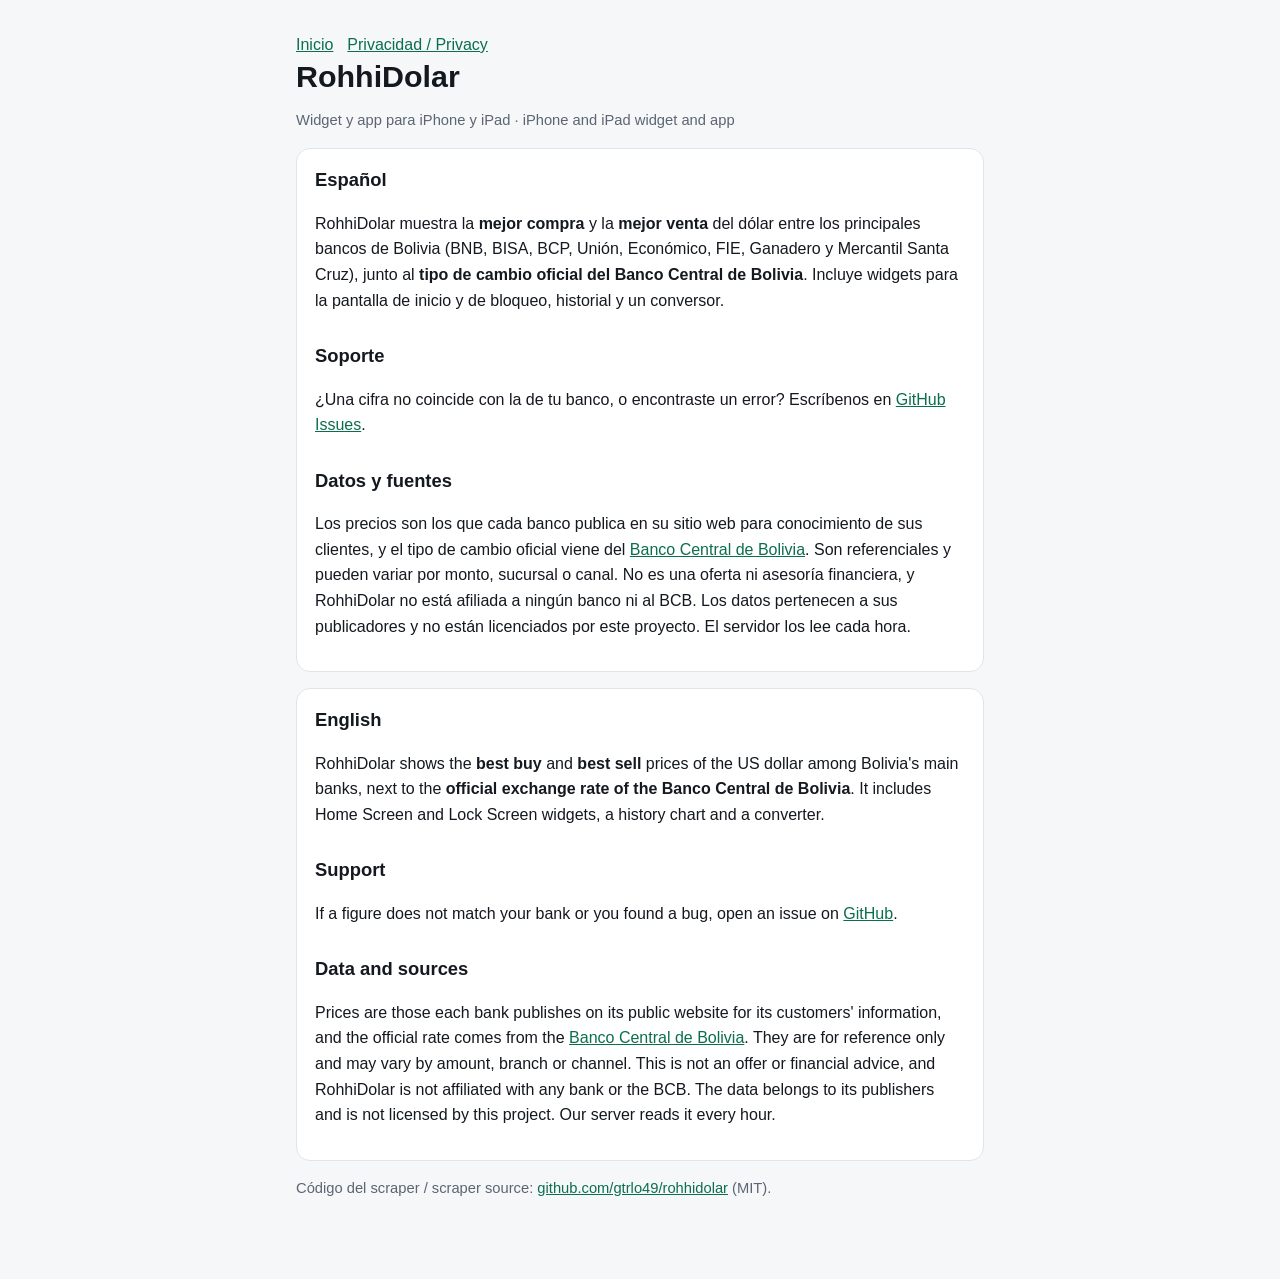
<file: pages/index.html>
<!doctype html>
<html lang="es">
<head>
  <meta charset="utf-8">
  <meta name="viewport" content="width=device-width, initial-scale=1">
  <title>RohhiDolar</title>
  <meta name="description" content="Mejor compra y mejor venta del dólar en Bolivia, junto al tipo de cambio oficial del BCB.">
  <link rel="stylesheet" href="style.css">
</head>
<body>
<main>
  <nav><a href="./">Inicio</a><a href="privacy.html">Privacidad / Privacy</a></nav>

  <h1>RohhiDolar</h1>
  <p class="muted">Widget y app para iPhone y iPad · iPhone and iPad widget and app</p>

  <div class="card">
    <h2 style="margin-top:0">Español</h2>
    <p>RohhiDolar muestra la <strong>mejor compra</strong> y la <strong>mejor venta</strong> del dólar entre los principales bancos de Bolivia (BNB, BISA, BCP, Unión, Económico, FIE, Ganadero y Mercantil Santa Cruz), junto al <strong>tipo de cambio oficial del Banco Central de Bolivia</strong>. Incluye widgets para la pantalla de inicio y de bloqueo, historial y un conversor.</p>
    <h2>Soporte</h2>
    <p>¿Una cifra no coincide con la de tu banco, o encontraste un error? Escríbenos en <a href="https://github.com/gtrlo49/rohhidolar/issues">GitHub Issues</a>.</p>
    <h2>Datos y fuentes</h2>
    <p>Los precios son los que cada banco publica en su sitio web para conocimiento de sus clientes, y el tipo de cambio oficial viene del <a href="https://www.bcb.gob.bo">Banco Central de Bolivia</a>. Son referenciales y pueden variar por monto, sucursal o canal. No es una oferta ni asesoría financiera, y RohhiDolar no está afiliada a ningún banco ni al BCB. Los datos pertenecen a sus publicadores y no están licenciados por este proyecto. El servidor los lee cada hora.</p>
  </div>

  <div class="card">
    <h2 style="margin-top:0">English</h2>
    <p>RohhiDolar shows the <strong>best buy</strong> and <strong>best sell</strong> prices of the US dollar among Bolivia's main banks, next to the <strong>official exchange rate of the Banco Central de Bolivia</strong>. It includes Home Screen and Lock Screen widgets, a history chart and a converter.</p>
    <h2>Support</h2>
    <p>If a figure does not match your bank or you found a bug, open an issue on <a href="https://github.com/gtrlo49/rohhidolar/issues">GitHub</a>.</p>
    <h2>Data and sources</h2>
    <p>Prices are those each bank publishes on its public website for its customers' information, and the official rate comes from the <a href="https://www.bcb.gob.bo">Banco Central de Bolivia</a>. They are for reference only and may vary by amount, branch or channel. This is not an offer or financial advice, and RohhiDolar is not affiliated with any bank or the BCB. The data belongs to its publishers and is not licensed by this project. Our server reads it every hour.</p>
  </div>

  <p class="muted">Código del scraper / scraper source: <a href="https://github.com/gtrlo49/rohhidolar">github.com/gtrlo49/rohhidolar</a> (MIT).</p>
</main>
</body>
</html>
</file>
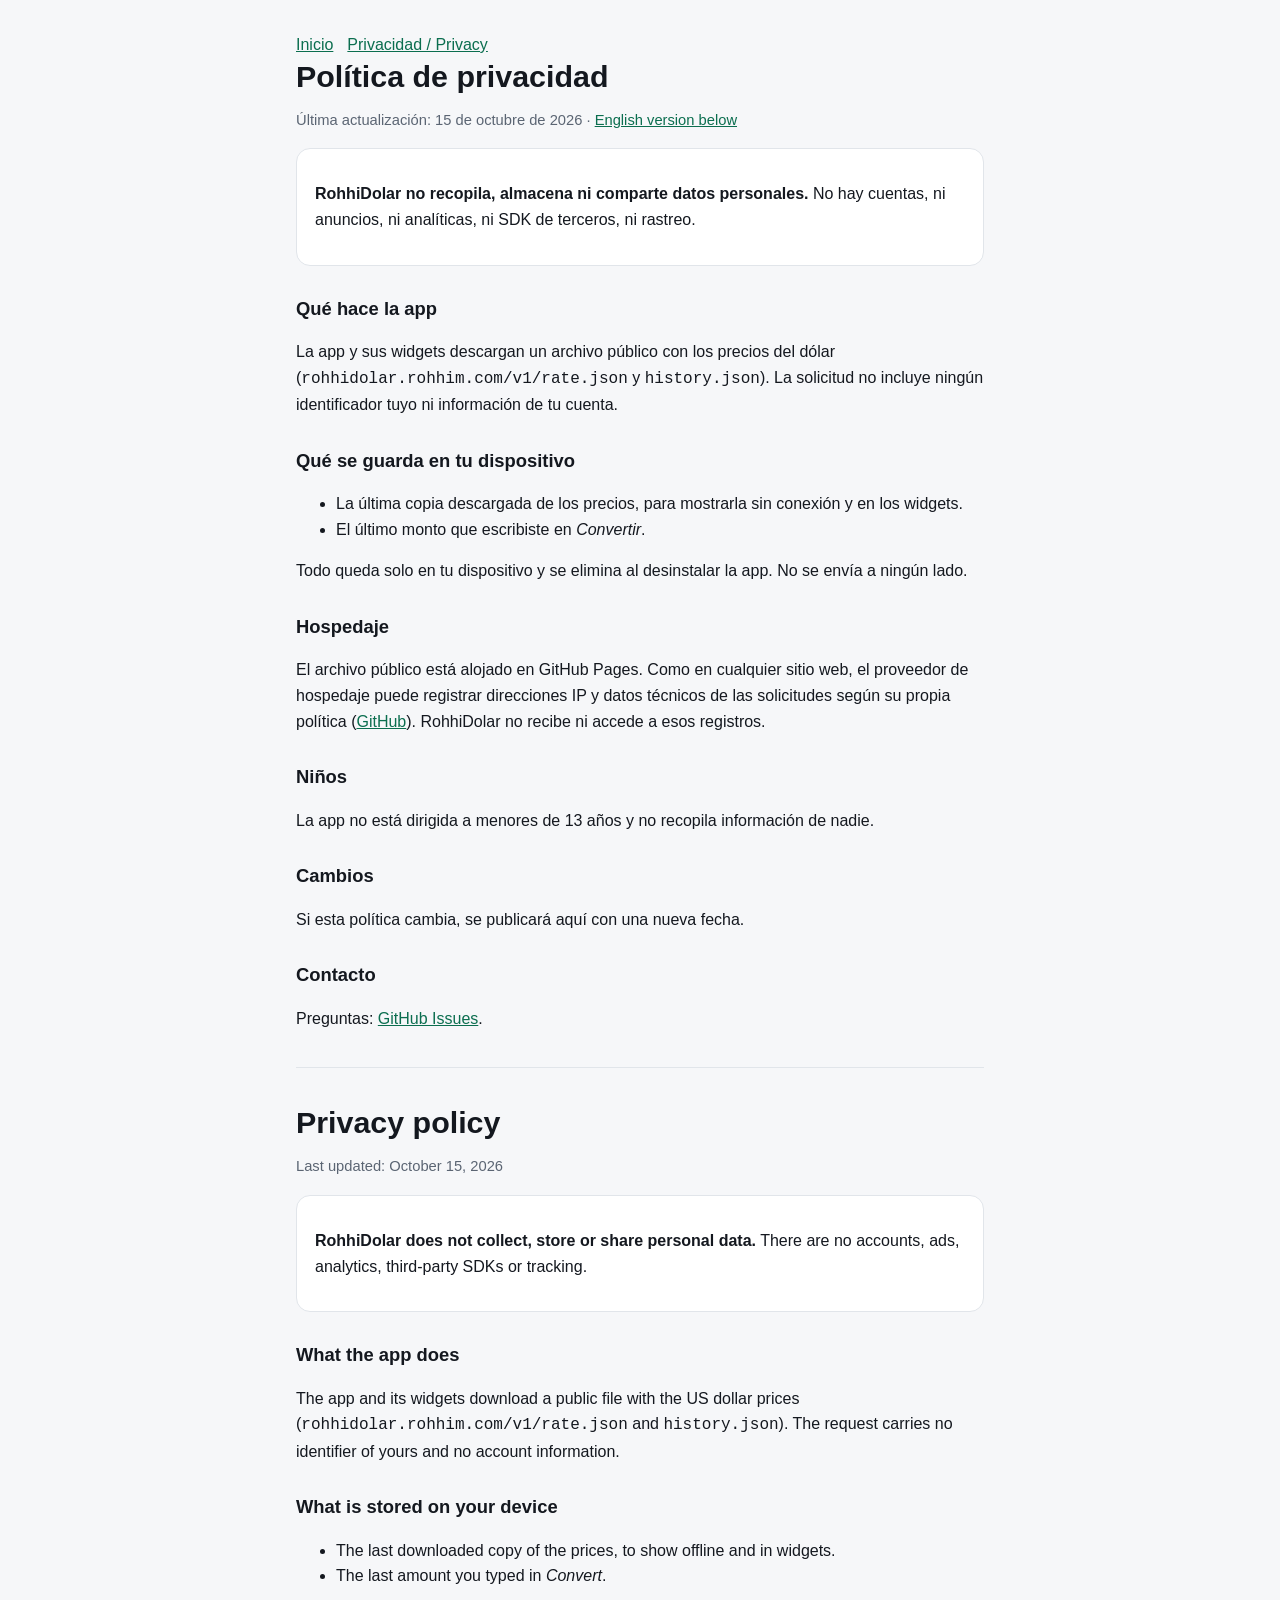
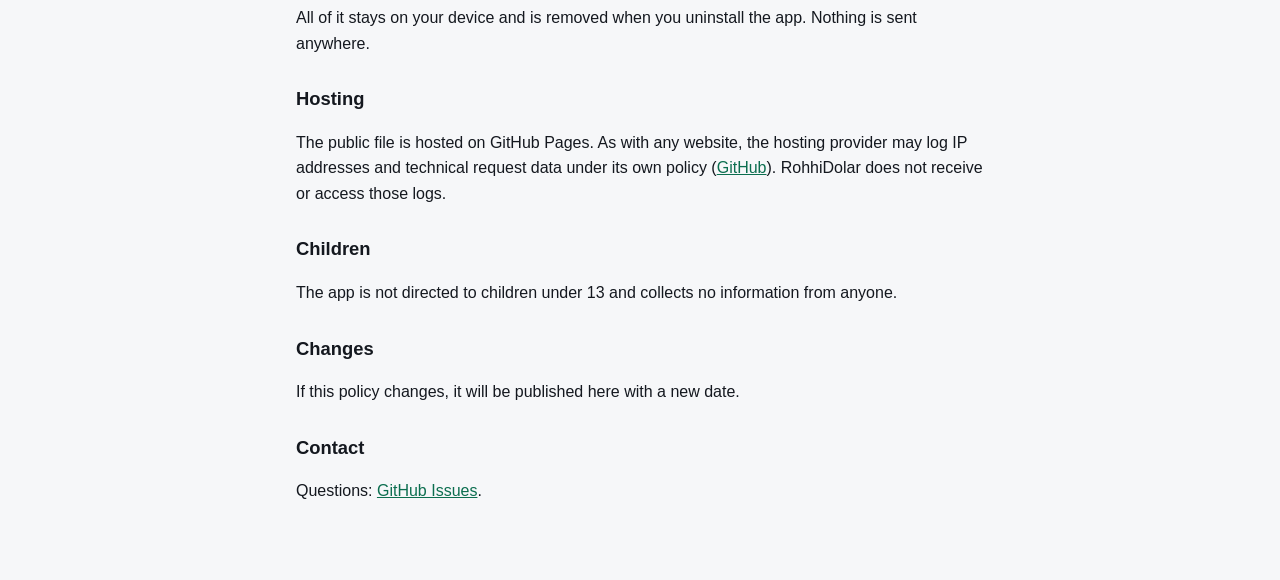
<file: pages/privacy.html>
<!doctype html>
<html lang="es">
<head>
  <meta charset="utf-8">
  <meta name="viewport" content="width=device-width, initial-scale=1">
  <title>Privacidad · RohhiDolar</title>
  <meta name="description" content="Política de privacidad de RohhiDolar: no recopila datos.">
  <link rel="stylesheet" href="style.css">
</head>
<body>
<main>
  <nav><a href="./">Inicio</a><a href="privacy.html">Privacidad / Privacy</a></nav>

  <h1>Política de privacidad</h1>
  <p class="muted">Última actualización: 15 de octubre de 2026 · <a href="#en">English version below</a></p>

  <div class="card">
    <p><strong>RohhiDolar no recopila, almacena ni comparte datos personales.</strong> No hay cuentas, ni anuncios, ni analíticas, ni SDK de terceros, ni rastreo.</p>
  </div>

  <h2>Qué hace la app</h2>
  <p>La app y sus widgets descargan un archivo público con los precios del dólar (<code>rohhidolar.rohhim.com/v1/rate.json</code> y <code>history.json</code>). La solicitud no incluye ningún identificador tuyo ni información de tu cuenta.</p>

  <h2>Qué se guarda en tu dispositivo</h2>
  <ul>
    <li>La última copia descargada de los precios, para mostrarla sin conexión y en los widgets.</li>
    <li>El último monto que escribiste en <em>Convertir</em>.</li>
  </ul>
  <p>Todo queda solo en tu dispositivo y se elimina al desinstalar la app. No se envía a ningún lado.</p>

  <h2>Hospedaje</h2>
  <p>El archivo público está alojado en GitHub Pages. Como en cualquier sitio web, el proveedor de hospedaje puede registrar direcciones IP y datos técnicos de las solicitudes según su propia política (<a href="https://docs.github.com/site-policy/privacy-policies/github-general-privacy-statement">GitHub</a>). RohhiDolar no recibe ni accede a esos registros.</p>

  <h2>Niños</h2>
  <p>La app no está dirigida a menores de 13 años y no recopila información de nadie.</p>

  <h2>Cambios</h2>
  <p>Si esta política cambia, se publicará aquí con una nueva fecha.</p>

  <h2>Contacto</h2>
  <p>Preguntas: <a href="https://github.com/gtrlo49/rohhidolar/issues">GitHub Issues</a>.</p>

  <hr id="en">

  <h1>Privacy policy</h1>
  <p class="muted">Last updated: October 15, 2026</p>

  <div class="card">
    <p><strong>RohhiDolar does not collect, store or share personal data.</strong> There are no accounts, ads, analytics, third-party SDKs or tracking.</p>
  </div>

  <h2>What the app does</h2>
  <p>The app and its widgets download a public file with the US dollar prices (<code>rohhidolar.rohhim.com/v1/rate.json</code> and <code>history.json</code>). The request carries no identifier of yours and no account information.</p>

  <h2>What is stored on your device</h2>
  <ul>
    <li>The last downloaded copy of the prices, to show offline and in widgets.</li>
    <li>The last amount you typed in <em>Convert</em>.</li>
  </ul>
  <p>All of it stays on your device and is removed when you uninstall the app. Nothing is sent anywhere.</p>

  <h2>Hosting</h2>
  <p>The public file is hosted on GitHub Pages. As with any website, the hosting provider may log IP addresses and technical request data under its own policy (<a href="https://docs.github.com/site-policy/privacy-policies/github-general-privacy-statement">GitHub</a>). RohhiDolar does not receive or access those logs.</p>

  <h2>Children</h2>
  <p>The app is not directed to children under 13 and collects no information from anyone.</p>

  <h2>Changes</h2>
  <p>If this policy changes, it will be published here with a new date.</p>

  <h2>Contact</h2>
  <p>Questions: <a href="https://github.com/gtrlo49/rohhidolar/issues">GitHub Issues</a>.</p>
</main>
</body>
</html>
</file>
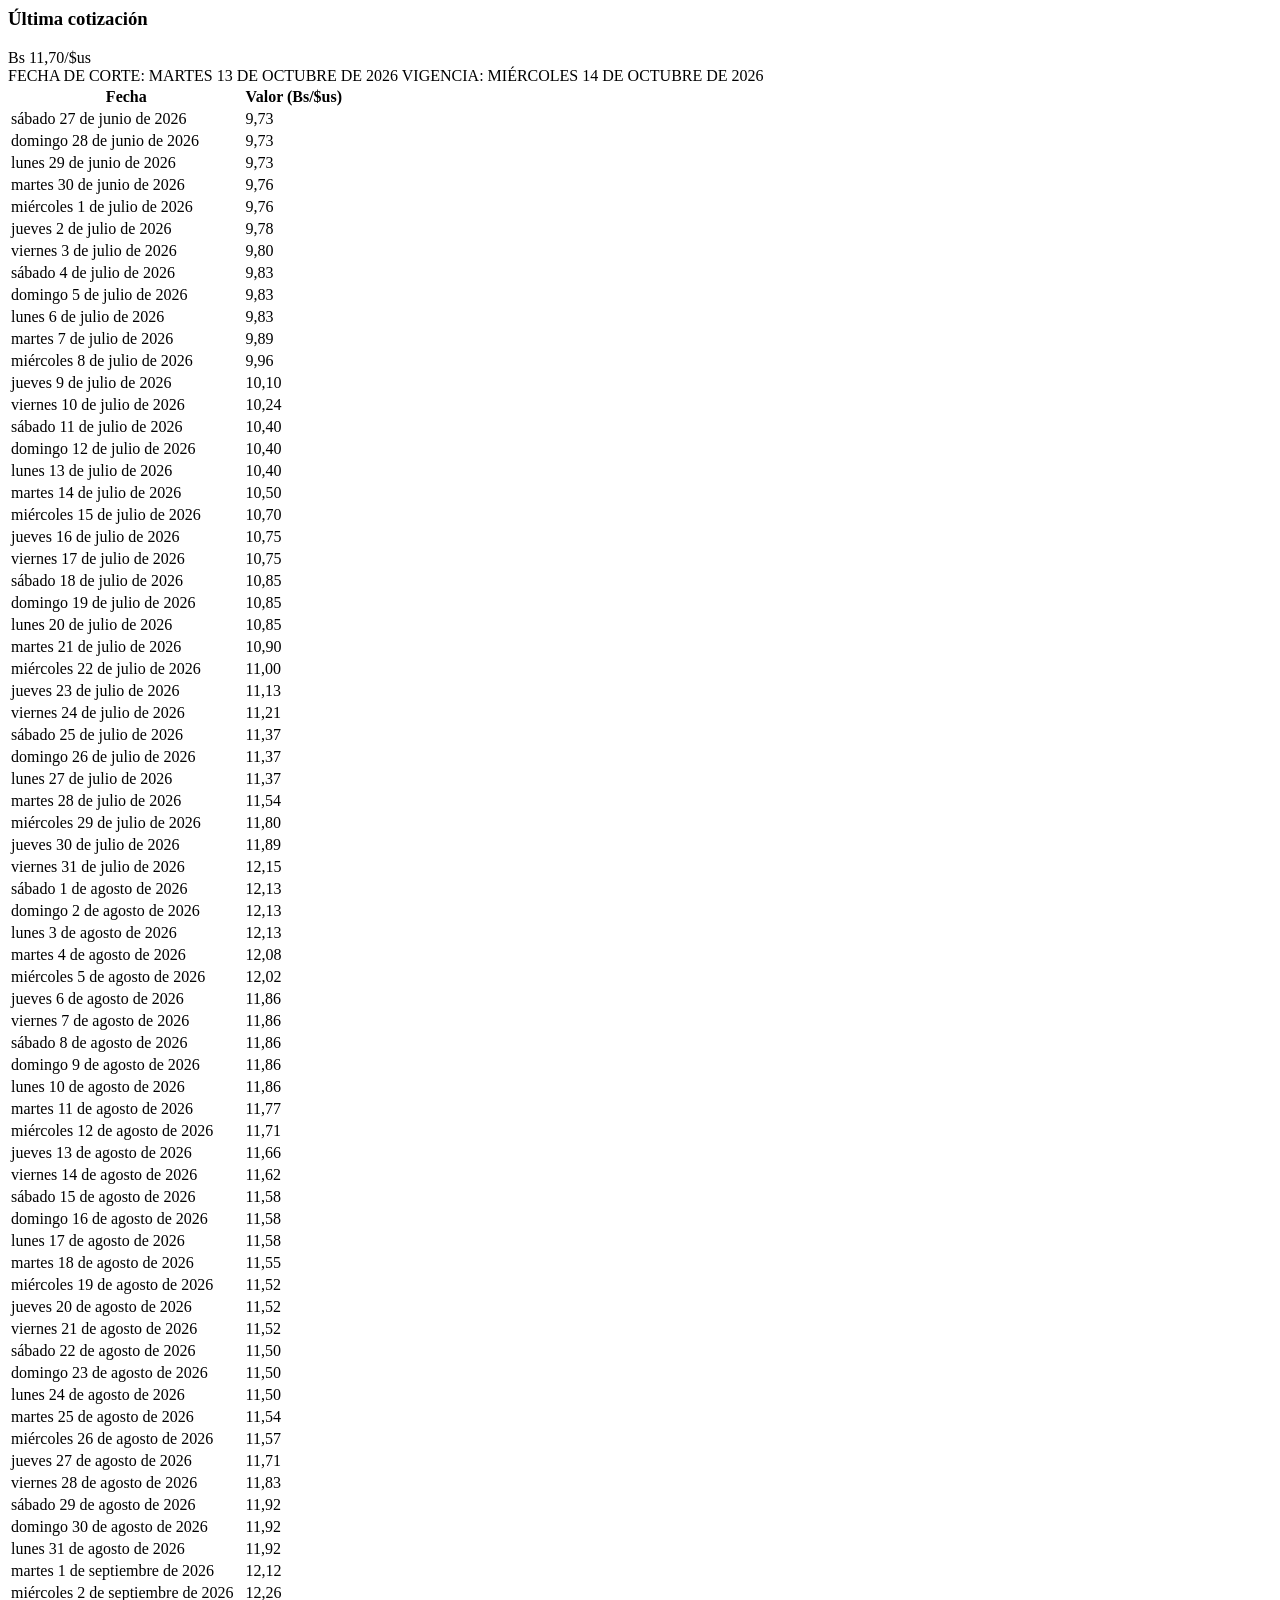
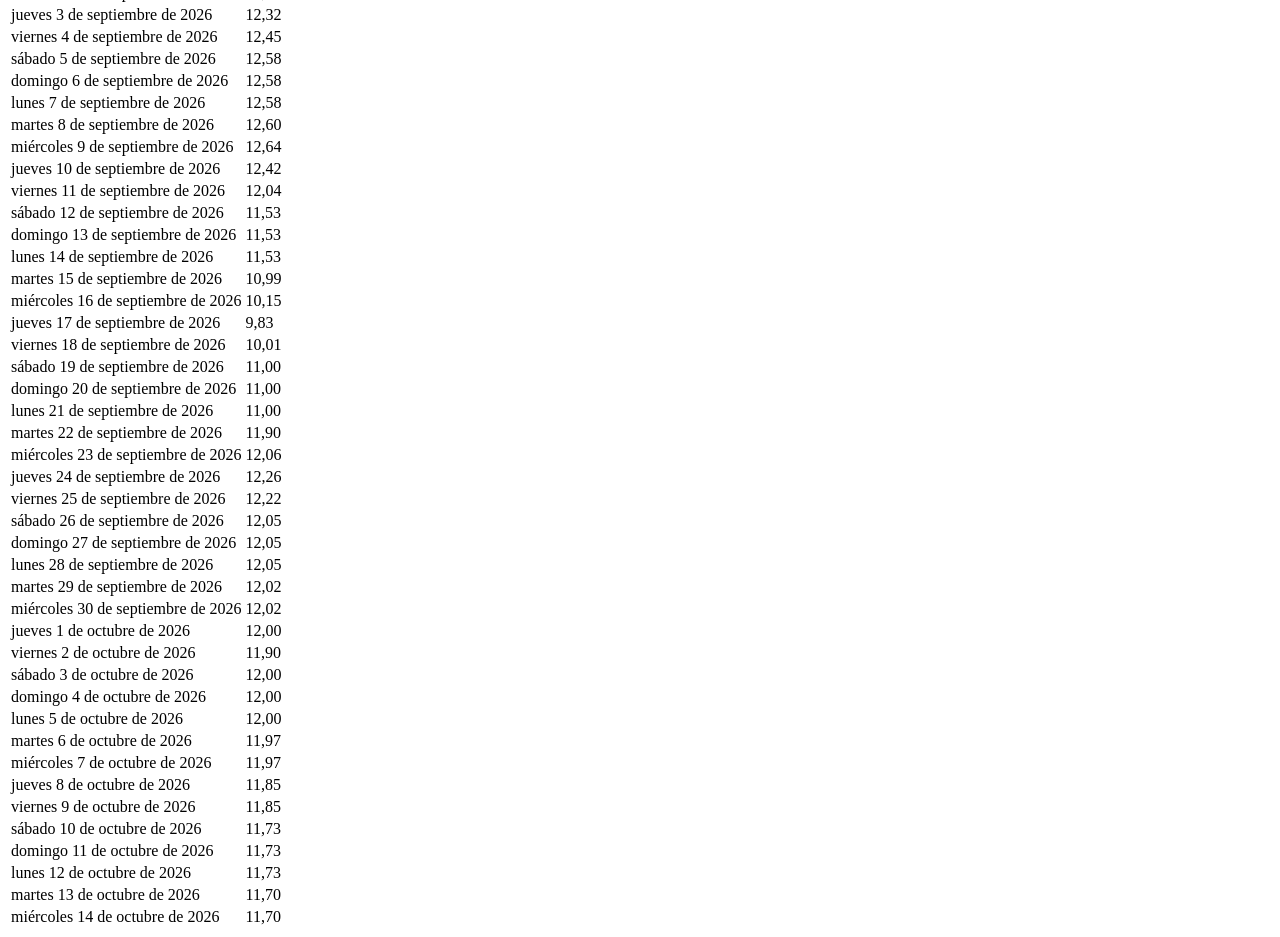
<file: scraper/tests/fixtures/bcb_2026-10-14.html>
<!-- Trimmed fixture: fragment of bcb.gob.bo/bcb_tco_publico_ultima_cotizacion.php saved on 2026-10-14. Third-party material; see ../README.md -->
<html><body>
<div class="tco-public-summary">
          <h3>Última cotización</h3>
          <div class="tco-public-value">Bs 11,70/$us</div>
          <span class="tco-public-date">FECHA DE CORTE: MARTES 13 DE OCTUBRE DE 2026</span>
          <span class="tco-public-vigencia">VIGENCIA: MIÉRCOLES 14 DE OCTUBRE DE 2026</span>
        </div>
<table class="tco-daily-table">
          <thead>
            <tr>
              <th>Fecha</th>
              <th>Valor (Bs/$us)</th>
            </tr>
          </thead>
          <tbody>
                          <tr><td>sábado 27 de junio de 2026</td><td>9,73</td></tr>
                          <tr><td>domingo 28 de junio de 2026</td><td>9,73</td></tr>
                          <tr><td>lunes 29 de junio de 2026</td><td>9,73</td></tr>
                          <tr><td>martes 30 de junio de 2026</td><td>9,76</td></tr>
                          <tr><td>miércoles 1 de julio de 2026</td><td>9,76</td></tr>
                          <tr><td>jueves 2 de julio de 2026</td><td>9,78</td></tr>
                          <tr><td>viernes 3 de julio de 2026</td><td>9,80</td></tr>
                          <tr><td>sábado 4 de julio de 2026</td><td>9,83</td></tr>
                          <tr><td>domingo 5 de julio de 2026</td><td>9,83</td></tr>
                          <tr><td>lunes 6 de julio de 2026</td><td>9,83</td></tr>
                          <tr><td>martes 7 de julio de 2026</td><td>9,89</td></tr>
                          <tr><td>miércoles 8 de julio de 2026</td><td>9,96</td></tr>
                          <tr><td>jueves 9 de julio de 2026</td><td>10,10</td></tr>
                          <tr><td>viernes 10 de julio de 2026</td><td>10,24</td></tr>
                          <tr><td>sábado 11 de julio de 2026</td><td>10,40</td></tr>
                          <tr><td>domingo 12 de julio de 2026</td><td>10,40</td></tr>
                          <tr><td>lunes 13 de julio de 2026</td><td>10,40</td></tr>
                          <tr><td>martes 14 de julio de 2026</td><td>10,50</td></tr>
                          <tr><td>miércoles 15 de julio de 2026</td><td>10,70</td></tr>
                          <tr><td>jueves 16 de julio de 2026</td><td>10,75</td></tr>
                          <tr><td>viernes 17 de julio de 2026</td><td>10,75</td></tr>
                          <tr><td>sábado 18 de julio de 2026</td><td>10,85</td></tr>
                          <tr><td>domingo 19 de julio de 2026</td><td>10,85</td></tr>
                          <tr><td>lunes 20 de julio de 2026</td><td>10,85</td></tr>
                          <tr><td>martes 21 de julio de 2026</td><td>10,90</td></tr>
                          <tr><td>miércoles 22 de julio de 2026</td><td>11,00</td></tr>
                          <tr><td>jueves 23 de julio de 2026</td><td>11,13</td></tr>
                          <tr><td>viernes 24 de julio de 2026</td><td>11,21</td></tr>
                          <tr><td>sábado 25 de julio de 2026</td><td>11,37</td></tr>
                          <tr><td>domingo 26 de julio de 2026</td><td>11,37</td></tr>
                          <tr><td>lunes 27 de julio de 2026</td><td>11,37</td></tr>
                          <tr><td>martes 28 de julio de 2026</td><td>11,54</td></tr>
                          <tr><td>miércoles 29 de julio de 2026</td><td>11,80</td></tr>
                          <tr><td>jueves 30 de julio de 2026</td><td>11,89</td></tr>
                          <tr><td>viernes 31 de julio de 2026</td><td>12,15</td></tr>
                          <tr><td>sábado 1 de agosto de 2026</td><td>12,13</td></tr>
                          <tr><td>domingo 2 de agosto de 2026</td><td>12,13</td></tr>
                          <tr><td>lunes 3 de agosto de 2026</td><td>12,13</td></tr>
                          <tr><td>martes 4 de agosto de 2026</td><td>12,08</td></tr>
                          <tr><td>miércoles 5 de agosto de 2026</td><td>12,02</td></tr>
                          <tr><td>jueves 6 de agosto de 2026</td><td>11,86</td></tr>
                          <tr><td>viernes 7 de agosto de 2026</td><td>11,86</td></tr>
                          <tr><td>sábado 8 de agosto de 2026</td><td>11,86</td></tr>
                          <tr><td>domingo 9 de agosto de 2026</td><td>11,86</td></tr>
                          <tr><td>lunes 10 de agosto de 2026</td><td>11,86</td></tr>
                          <tr><td>martes 11 de agosto de 2026</td><td>11,77</td></tr>
                          <tr><td>miércoles 12 de agosto de 2026</td><td>11,71</td></tr>
                          <tr><td>jueves 13 de agosto de 2026</td><td>11,66</td></tr>
                          <tr><td>viernes 14 de agosto de 2026</td><td>11,62</td></tr>
                          <tr><td>sábado 15 de agosto de 2026</td><td>11,58</td></tr>
                          <tr><td>domingo 16 de agosto de 2026</td><td>11,58</td></tr>
                          <tr><td>lunes 17 de agosto de 2026</td><td>11,58</td></tr>
                          <tr><td>martes 18 de agosto de 2026</td><td>11,55</td></tr>
                          <tr><td>miércoles 19 de agosto de 2026</td><td>11,52</td></tr>
                          <tr><td>jueves 20 de agosto de 2026</td><td>11,52</td></tr>
                          <tr><td>viernes 21 de agosto de 2026</td><td>11,52</td></tr>
                          <tr><td>sábado 22 de agosto de 2026</td><td>11,50</td></tr>
                          <tr><td>domingo 23 de agosto de 2026</td><td>11,50</td></tr>
                          <tr><td>lunes 24 de agosto de 2026</td><td>11,50</td></tr>
                          <tr><td>martes 25 de agosto de 2026</td><td>11,54</td></tr>
                          <tr><td>miércoles 26 de agosto de 2026</td><td>11,57</td></tr>
                          <tr><td>jueves 27 de agosto de 2026</td><td>11,71</td></tr>
                          <tr><td>viernes 28 de agosto de 2026</td><td>11,83</td></tr>
                          <tr><td>sábado 29 de agosto de 2026</td><td>11,92</td></tr>
                          <tr><td>domingo 30 de agosto de 2026</td><td>11,92</td></tr>
                          <tr><td>lunes 31 de agosto de 2026</td><td>11,92</td></tr>
                          <tr><td>martes 1 de septiembre de 2026</td><td>12,12</td></tr>
                          <tr><td>miércoles 2 de septiembre de 2026</td><td>12,26</td></tr>
                          <tr><td>jueves 3 de septiembre de 2026</td><td>12,32</td></tr>
                          <tr><td>viernes 4 de septiembre de 2026</td><td>12,45</td></tr>
                          <tr><td>sábado 5 de septiembre de 2026</td><td>12,58</td></tr>
                          <tr><td>domingo 6 de septiembre de 2026</td><td>12,58</td></tr>
                          <tr><td>lunes 7 de septiembre de 2026</td><td>12,58</td></tr>
                          <tr><td>martes 8 de septiembre de 2026</td><td>12,60</td></tr>
                          <tr><td>miércoles 9 de septiembre de 2026</td><td>12,64</td></tr>
                          <tr><td>jueves 10 de septiembre de 2026</td><td>12,42</td></tr>
                          <tr><td>viernes 11 de septiembre de 2026</td><td>12,04</td></tr>
                          <tr><td>sábado 12 de septiembre de 2026</td><td>11,53</td></tr>
                          <tr><td>domingo 13 de septiembre de 2026</td><td>11,53</td></tr>
                          <tr><td>lunes 14 de septiembre de 2026</td><td>11,53</td></tr>
                          <tr><td>martes 15 de septiembre de 2026</td><td>10,99</td></tr>
                          <tr><td>miércoles 16 de septiembre de 2026</td><td>10,15</td></tr>
                          <tr><td>jueves 17 de septiembre de 2026</td><td>9,83</td></tr>
                          <tr><td>viernes 18 de septiembre de 2026</td><td>10,01</td></tr>
                          <tr><td>sábado 19 de septiembre de 2026</td><td>11,00</td></tr>
                          <tr><td>domingo 20 de septiembre de 2026</td><td>11,00</td></tr>
                          <tr><td>lunes 21 de septiembre de 2026</td><td>11,00</td></tr>
                          <tr><td>martes 22 de septiembre de 2026</td><td>11,90</td></tr>
                          <tr><td>miércoles 23 de septiembre de 2026</td><td>12,06</td></tr>
                          <tr><td>jueves 24 de septiembre de 2026</td><td>12,26</td></tr>
                          <tr><td>viernes 25 de septiembre de 2026</td><td>12,22</td></tr>
                          <tr><td>sábado 26 de septiembre de 2026</td><td>12,05</td></tr>
                          <tr><td>domingo 27 de septiembre de 2026</td><td>12,05</td></tr>
                          <tr><td>lunes 28 de septiembre de 2026</td><td>12,05</td></tr>
                          <tr><td>martes 29 de septiembre de 2026</td><td>12,02</td></tr>
                          <tr><td>miércoles 30 de septiembre de 2026</td><td>12,02</td></tr>
                          <tr><td>jueves 1 de octubre de 2026</td><td>12,00</td></tr>
                          <tr><td>viernes 2 de octubre de 2026</td><td>11,90</td></tr>
                          <tr><td>sábado 3 de octubre de 2026</td><td>12,00</td></tr>
                          <tr><td>domingo 4 de octubre de 2026</td><td>12,00</td></tr>
                          <tr><td>lunes 5 de octubre de 2026</td><td>12,00</td></tr>
                          <tr><td>martes 6 de octubre de 2026</td><td>11,97</td></tr>
                          <tr><td>miércoles 7 de octubre de 2026</td><td>11,97</td></tr>
                          <tr><td>jueves 8 de octubre de 2026</td><td>11,85</td></tr>
                          <tr><td>viernes 9 de octubre de 2026</td><td>11,85</td></tr>
                          <tr><td>sábado 10 de octubre de 2026</td><td>11,73</td></tr>
                          <tr><td>domingo 11 de octubre de 2026</td><td>11,73</td></tr>
                          <tr><td>lunes 12 de octubre de 2026</td><td>11,73</td></tr>
                          <tr><td>martes 13 de octubre de 2026</td><td>11,70</td></tr>
                          <tr><td>miércoles 14 de octubre de 2026</td><td>11,70</td></tr>
                      </tbody>
        </table>
</body></html>
</file>
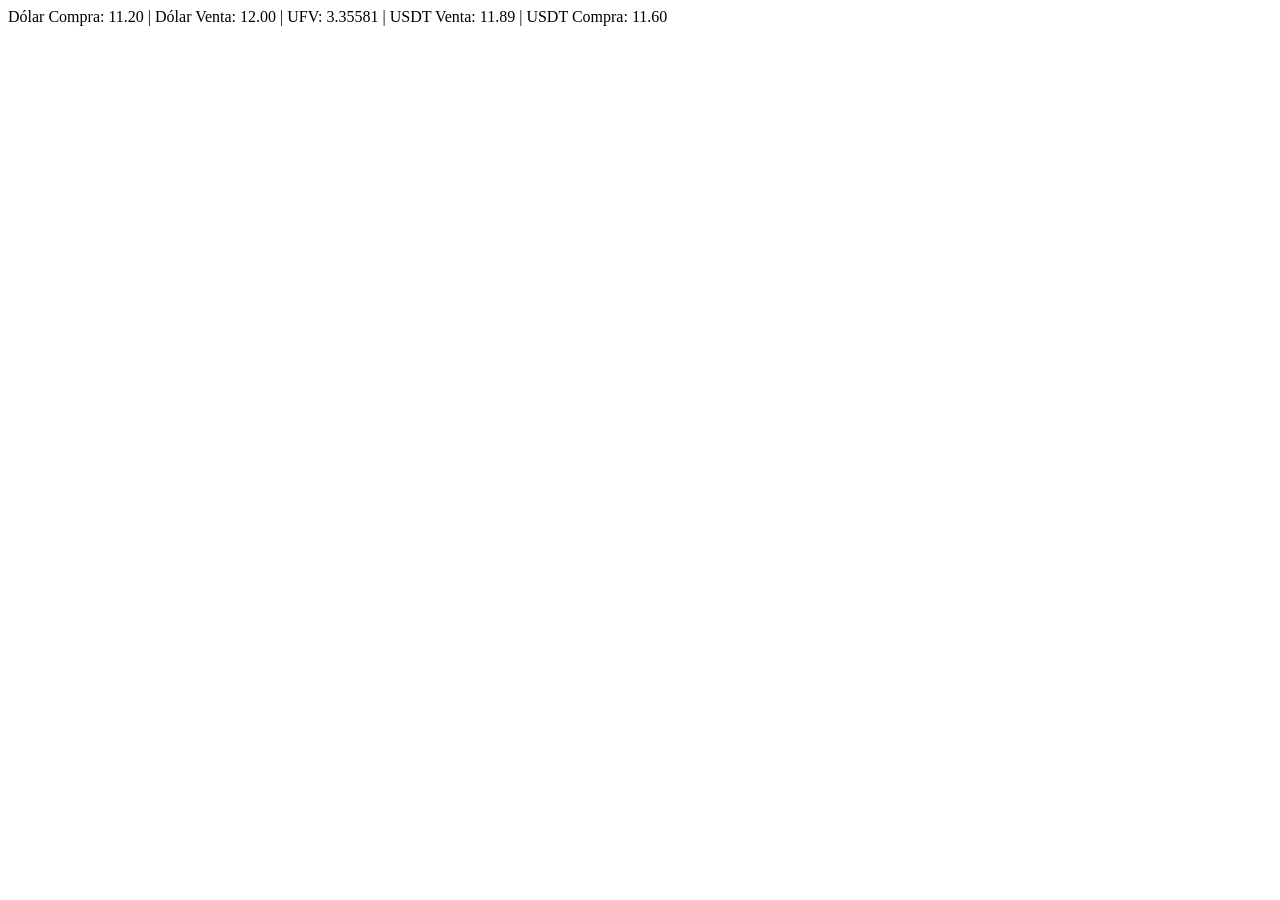
<file: scraper/tests/fixtures/bcp_2026-10-14.html>
<!-- Trimmed fixture: fragment of bcp.com.bo (Cotizaciones strip) saved on 2026-10-14. Third-party material; see ../README.md -->
<html><body>
<div class="marquee-content">
                            <span>Dólar Compra: 11.20</span>
                            |
                            <span>Dólar Venta: 12.00</span>
                            |
                            <span>UFV: 3.35581</span>
                            |
                            <span>USDT Venta: 11.89</span>
                            |
                            <span>USDT Compra: 11.60</span>
                        </div>
</body></html>
</file>
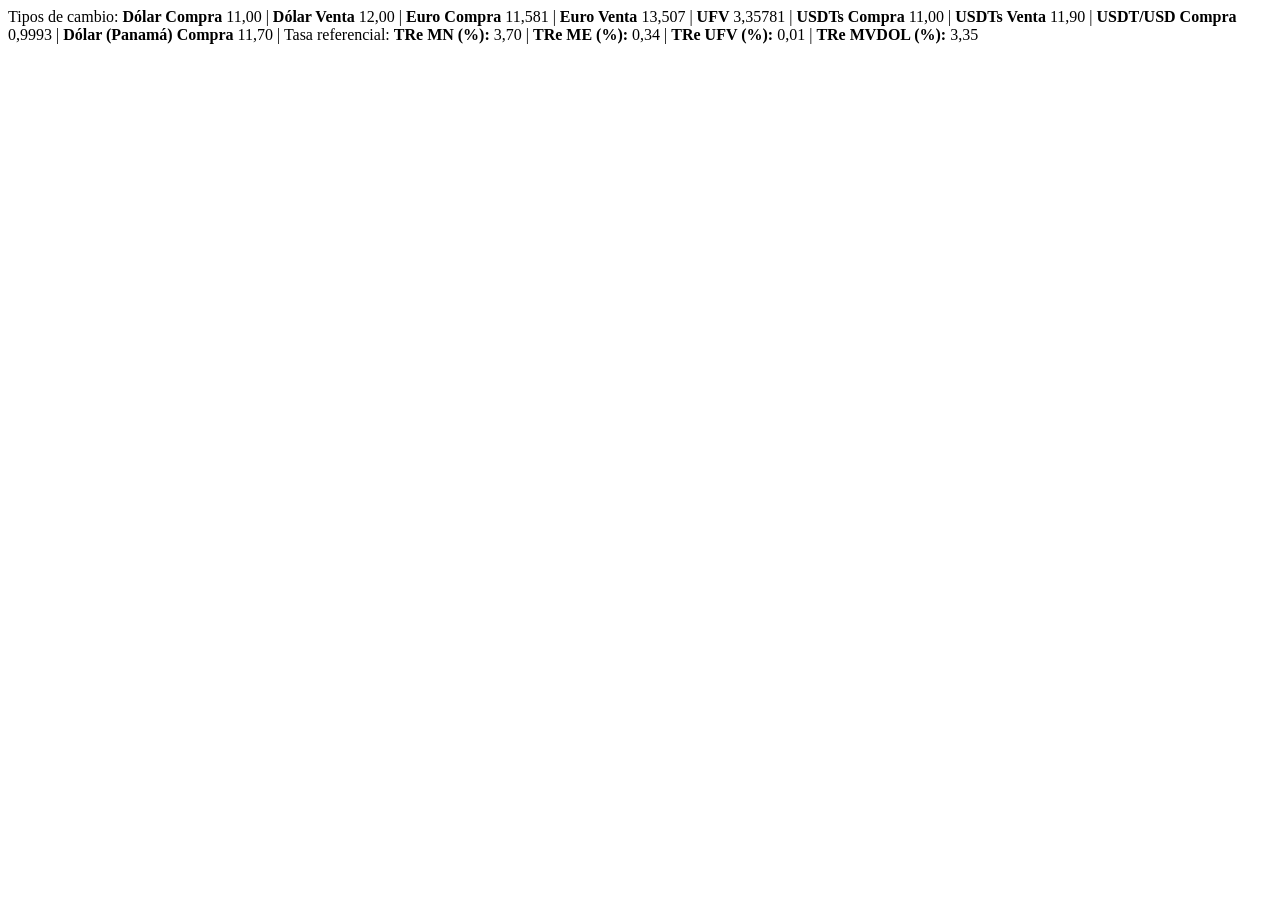
<file: scraper/tests/fixtures/bisa_2026-10-14.html>
<!-- Trimmed fixture: fragment of bisa.com/home (marquee) saved on 2026-10-14. Third-party material; see ../README.md -->
<html><body>
<p class="marquee-text">Tipos de cambio: <span><b>Dólar Compra </b>11,00</span> | <span><b>Dólar Venta </b>12,00</span> | <span><b>Euro Compra </b>11,581</span> | <span><b>Euro Venta </b>13,507</span> | <span><b>UFV </b>3,35781</span> | <span><b>USDTs Compra </b>11,00</span> | <span><b>USDTs Venta </b>11,90</span> | <span><b>USDT/USD Compra </b>0,9993</span> | <span><b>Dólar (Panamá) Compra </b>11,70</span> | Tasa referencial: <span><b>TRe MN (%): </b>3,70</span> | <span><b>TRe ME (%): </b>0,34</span> | <span><b>TRe UFV (%): </b>0,01</span> | <span><b>TRe MVDOL (%): </b>3,35</span></p>
</body></html>
</file>
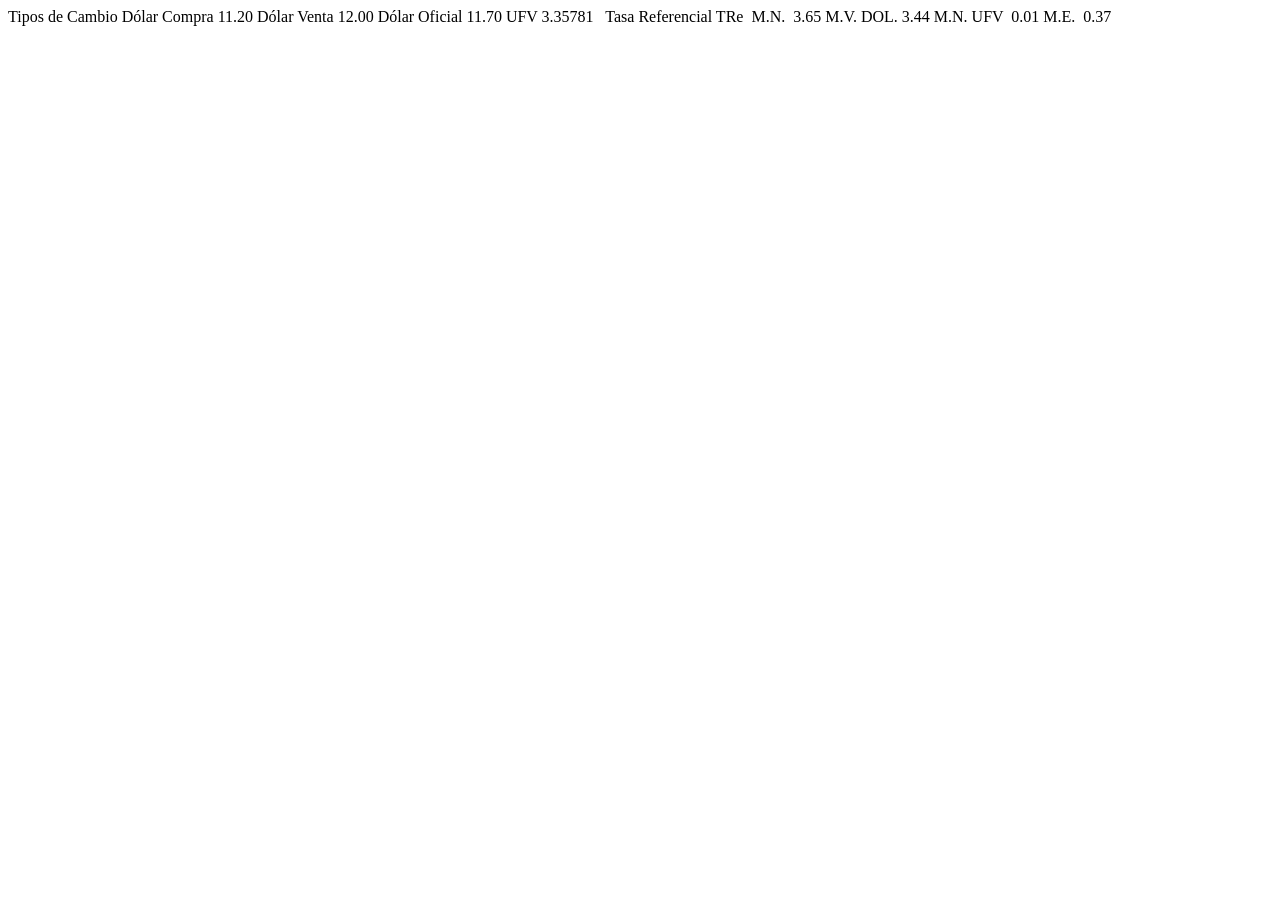
<file: scraper/tests/fixtures/bnb_2026-10-14.html>
<!-- Trimmed fixture: fragment of bnb.com.bo (home, 'Tipos de Cambio') saved on 2026-10-14. Third-party material; see ../README.md -->
<html><body>
<div class="col-sm-12 text-center no-padding-lateral">
      <span class="textoverde3c fuente-bold">
        Tipos de Cambio
      </span>
      <span class="calbold textoplomo8c">
        Dólar Compra
      </span>
      <span class="textoplomo8c">
        11.20
      </span>
      <span class="fuente-bold textoplomo8c">
        Dólar Venta
      </span>
      <span class="textoplomo8c">
        12.00
      </span>
      <span class="fuente-bold textoplomo8c">
        Dólar Oficial
      </span>
      <span class="textoplomo8c">
        11.70
      </span>
      <span class="fuente-bold textoplomo8c">
        UFV
      </span>
      <span class="textoplomo8c">
        3.35781
      </span>
      &nbsp;
      
      <span class="textoverde3c fuente-bold">
        Tasa Referencial TRe&nbsp;
      </span>
      <span class="fuente-bold textoplomo8c">
        M.N.&nbsp;
      </span>
      <span class="textoplomo8c">
        3.65
      </span>
      <span class="fuente-bold textoplomo8c">
        M.V.&nbsp;DOL.
      </span>
      <span class="textoplomo8c">
        3.44
      </span>
      <span class="fuente-bold textoplomo8c">
        M.N. UFV&nbsp;
      </span>
      <span class="textoplomo8c">
        0.01
      </span>
      <span class="fuente-bold textoplomo8c">
        M.E.&nbsp;
      </span>
      <span class="textoplomo8c">
        0.37
      </span>
    </div>
</body></html>
</file>
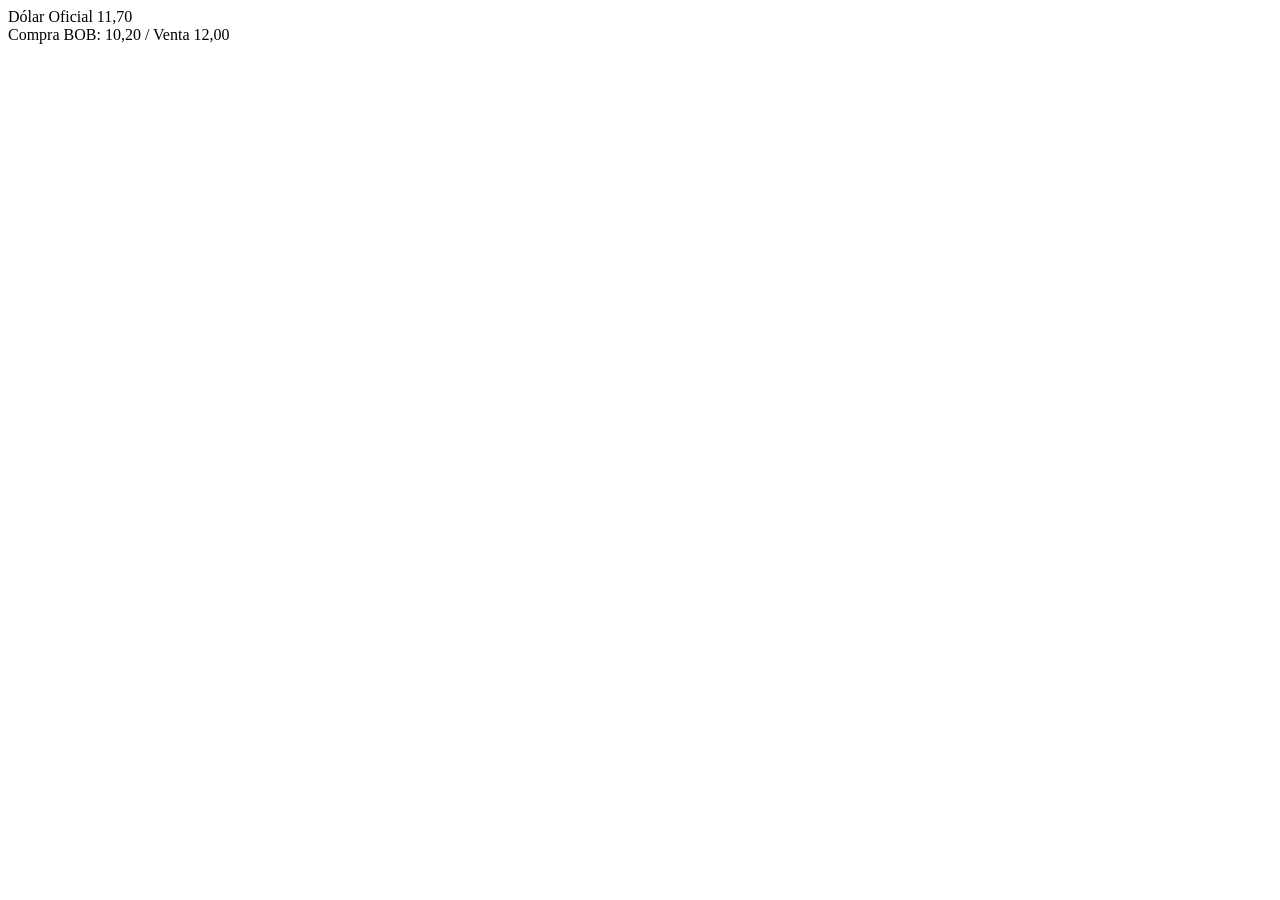
<file: scraper/tests/fixtures/bun_2026-10-14.html>
<!-- Trimmed fixture: fragment of bancounion.com.bo (home) saved on 2026-10-14. Third-party material; see ../README.md -->
<html><body>
<p class="card-text">Dólar Oficial 11,70 <br> Compra BOB: 10,20 / Venta 12,00</p>
</body></html>
</file>
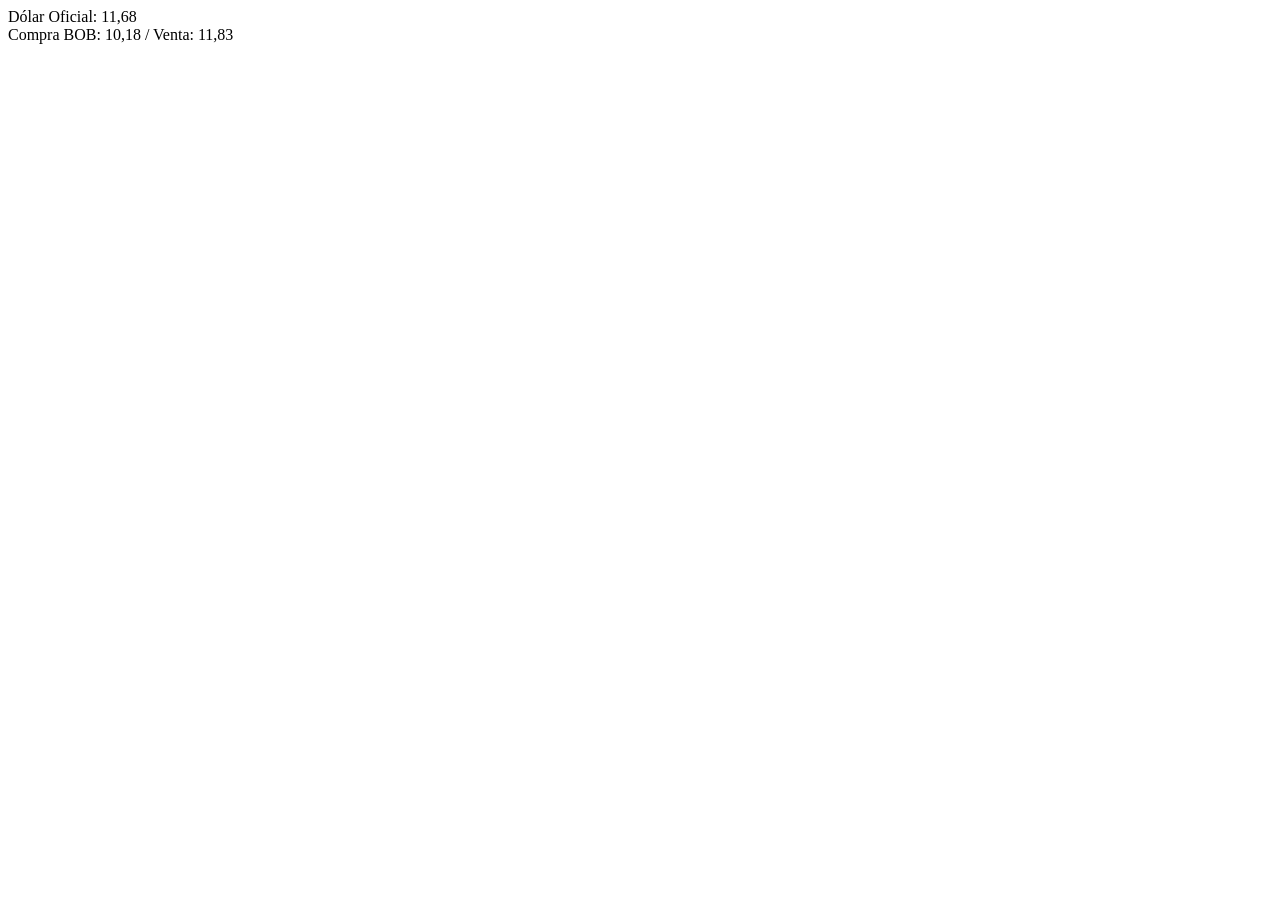
<file: scraper/tests/fixtures/bun_2026-10-16.html>
<!-- Trimmed fixture: fragment of bancounion.com.bo (home) saved on 2026-10-16. Third-party material; see ../README.md. The site added colons after "Oficial" and "Venta". -->
<html><body>
<p class='card-text'>Dólar Oficial: 11,68 </br> Compra BOB: 10,18 / Venta: 11,83</p>
</body></html>
</file>
<file: pages/style.css>
:root {
  --bg: #f6f7f9;
  --card: #ffffff;
  --text: #14181f;
  --muted: #5b6573;
  --accent: #0b6e4f;
  --border: #e1e5ea;
}
@media (prefers-color-scheme: dark) {
  :root {
    --bg: #0f1216;
    --card: #181c22;
    --text: #eef1f5;
    --muted: #9aa5b4;
    --accent: #3ccf9b;
    --border: #2a303a;
  }
}
* { box-sizing: border-box; }
body {
  margin: 0;
  background: var(--bg);
  color: var(--text);
  font: 16px/1.6 -apple-system, BlinkMacSystemFont, "Segoe UI", Roboto, sans-serif;
}
main { max-width: 720px; margin: 0 auto; padding: 32px 16px 64px; }
h1 { font-size: 1.9rem; line-height: 1.2; margin: 0 0 4px; }
h2 { font-size: 1.15rem; margin: 28px 0 6px; }
p, li { color: var(--text); }
.muted { color: var(--muted); font-size: .92rem; }
a { color: var(--accent); }
.card {
  background: var(--card);
  border: 1px solid var(--border);
  border-radius: 14px;
  padding: 16px 18px;
  margin: 16px 0;
}
nav a { margin-right: 14px; }
hr { border: 0; border-top: 1px solid var(--border); margin: 36px 0; }
</file>
